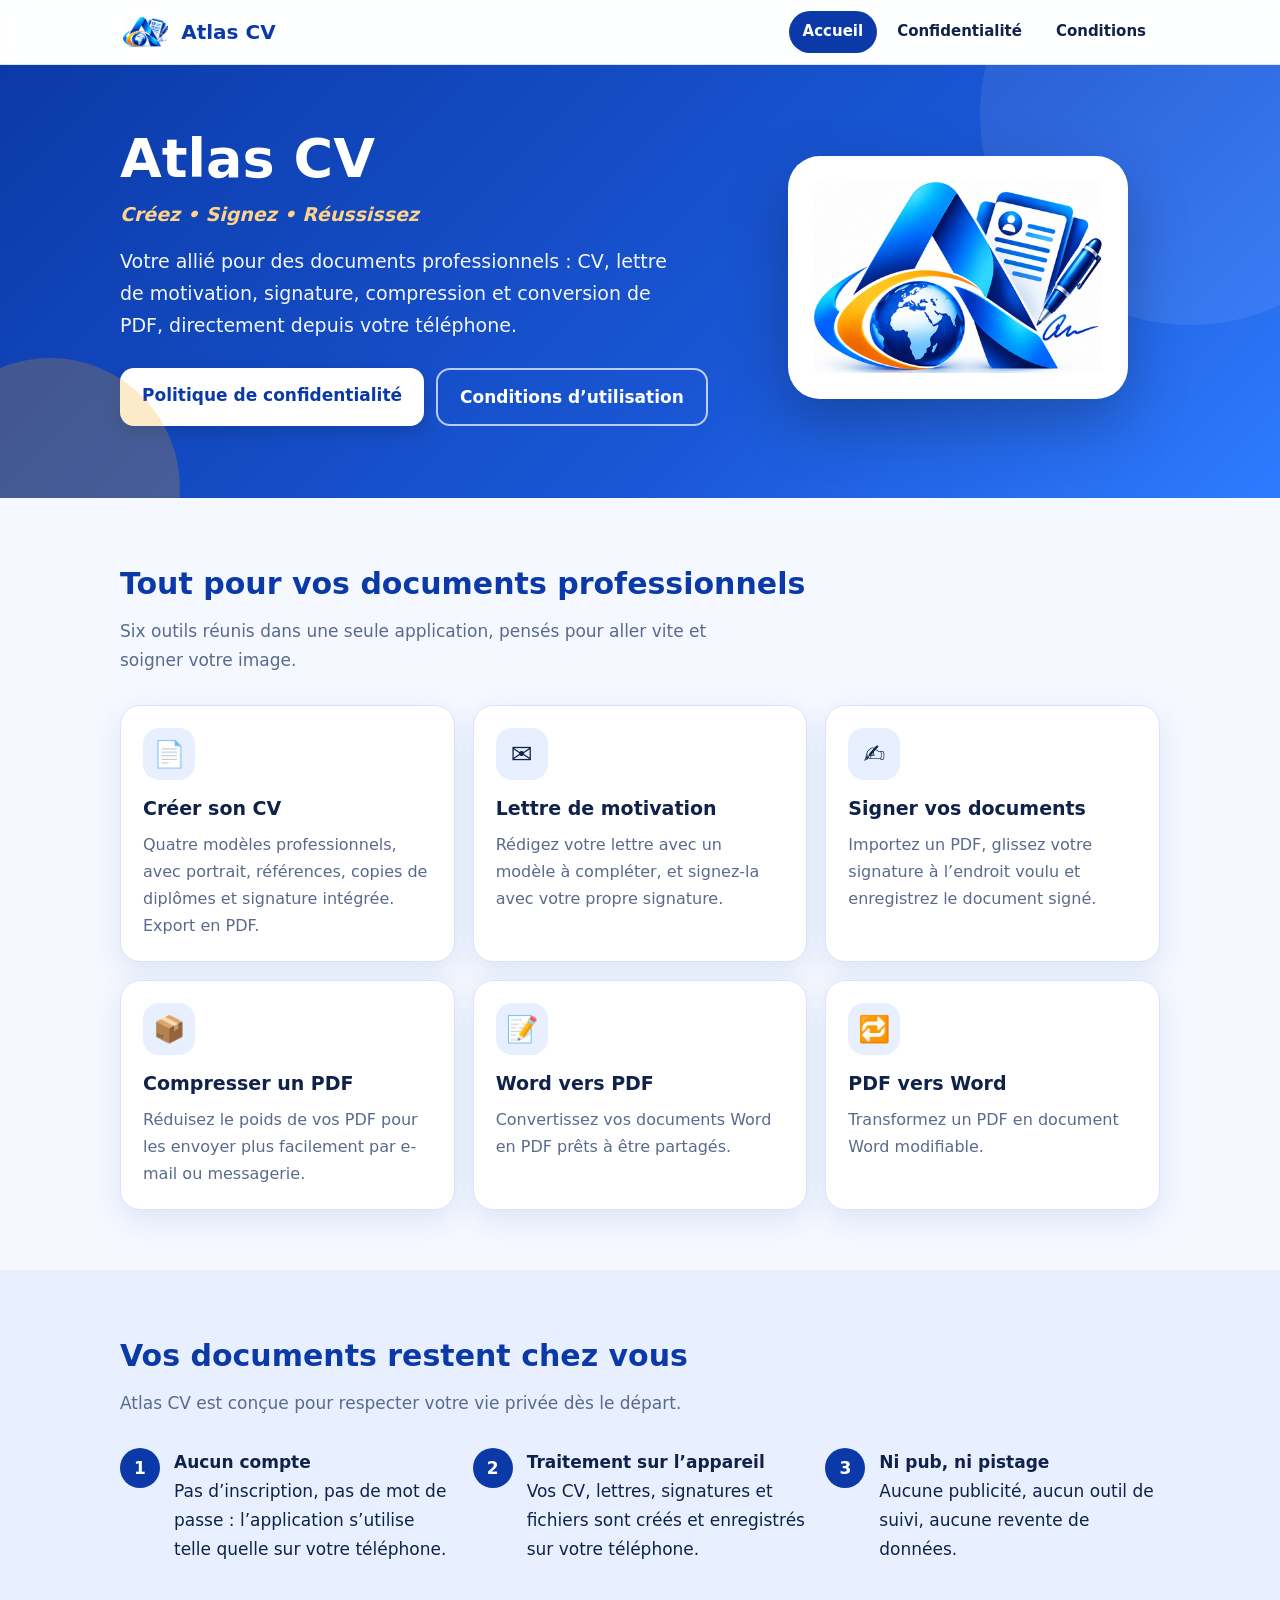
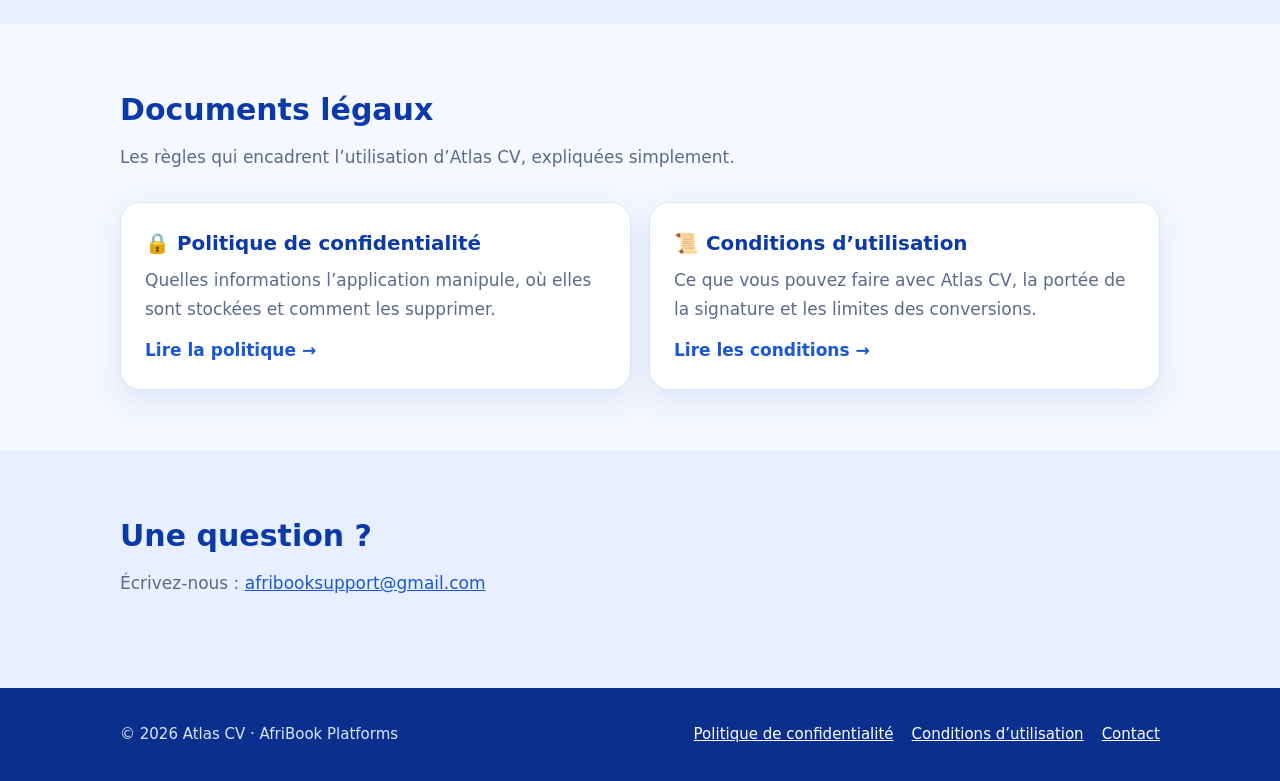
<file: index.html>
<!DOCTYPE html>
<html lang="fr"><head><meta charset="utf-8"><meta name="viewport" content="width=device-width,initial-scale=1">
<title>Atlas CV – Créez • Signez • Réussissez</title>
<meta name="description" content="Atlas CV : créez votre CV et votre lettre de motivation, signez vos documents, compressez et convertissez vos PDF. Sans compte, directement sur votre téléphone.">
<link rel="icon" href="assets/favicon.ico" sizes="any"><link rel="icon" type="image/png" href="assets/favicon.png"><link rel="apple-touch-icon" href="assets/apple-touch-icon.png">
<meta name="theme-color" content="#0b3aa8"><link rel="stylesheet" href="assets/style.css"></head><body>
<header class="nav"><div class="wrap"><a class="brand" href="index.html"><img src="assets/logo.png" alt="">Atlas CV</a><nav><a href="index.html" class=on>Accueil</a><a href="confidentialite.html">Confidentialité</a><a href="conditions.html">Conditions</a></nav></div></header>

<section class="hero"><div class="wrap"><div>
<h1>Atlas CV</h1><p class="tag">Créez • Signez • Réussissez</p>
<p class="lead">Votre allié pour des documents professionnels : CV, lettre de motivation, signature, compression et conversion de PDF, directement depuis votre téléphone.</p>
<div class="btns"><a class="btn" href="confidentialite.html">Politique de confidentialité</a><a class="btn o" href="conditions.html">Conditions d’utilisation</a></div>
</div><div class="badge"><img src="assets/logo.png" alt="Logo Atlas CV"></div></div></section>
<section class="blk"><div class="wrap"><h2>Tout pour vos documents professionnels</h2>
<p class="sub">Six outils réunis dans une seule application, pensés pour aller vite et soigner votre image.</p>
<div class="grid"><div class="card"><div class="ic">📄</div><h3>Créer son CV</h3><p>Quatre modèles professionnels, avec portrait, références, copies de diplômes et signature intégrée. Export en PDF.</p></div><div class="card"><div class="ic">✉️</div><h3>Lettre de motivation</h3><p>Rédigez votre lettre avec un modèle à compléter, et signez-la avec votre propre signature.</p></div><div class="card"><div class="ic">✍️</div><h3>Signer vos documents</h3><p>Importez un PDF, glissez votre signature à l’endroit voulu et enregistrez le document signé.</p></div><div class="card"><div class="ic">📦</div><h3>Compresser un PDF</h3><p>Réduisez le poids de vos PDF pour les envoyer plus facilement par e-mail ou messagerie.</p></div><div class="card"><div class="ic">📝</div><h3>Word vers PDF</h3><p>Convertissez vos documents Word en PDF prêts à être partagés.</p></div><div class="card"><div class="ic">🔁</div><h3>PDF vers Word</h3><p>Transformez un PDF en document Word modifiable.</p></div></div></div></section>
<section class="blk alt"><div class="wrap"><h2>Vos documents restent chez vous</h2>
<p class="sub">Atlas CV est conçue pour respecter votre vie privée dès le départ.</p>
<div class="pts">
<div class="pt"><span class="n">1</span><div><b>Aucun compte</b>Pas d’inscription, pas de mot de passe : l’application s’utilise telle quelle sur votre téléphone.</div></div>
<div class="pt"><span class="n">2</span><div><b>Traitement sur l’appareil</b>Vos CV, lettres, signatures et fichiers sont créés et enregistrés sur votre téléphone.</div></div>
<div class="pt"><span class="n">3</span><div><b>Ni pub, ni pistage</b>Aucune publicité, aucun outil de suivi, aucune revente de données.</div></div>
</div></div></section>
<section class="blk"><div class="wrap"><h2>Documents légaux</h2>
<p class="sub">Les règles qui encadrent l’utilisation d’Atlas CV, expliquées simplement.</p>
<div class="docs">
<a class="doc" href="confidentialite.html"><h3>🔒 Politique de confidentialité</h3><p>Quelles informations l’application manipule, où elles sont stockées et comment les supprimer.</p><span>Lire la politique →</span></a>
<a class="doc" href="conditions.html"><h3>📜 Conditions d’utilisation</h3><p>Ce que vous pouvez faire avec Atlas CV, la portée de la signature et les limites des conversions.</p><span>Lire les conditions →</span></a>
</div></div></section>
<section class="blk alt"><div class="wrap"><h2>Une question ?</h2><p class="sub">Écrivez-nous : <a href="mailto:afribooksupport@gmail.com">afribooksupport@gmail.com</a></p></div></section>
<footer><div class="wrap"><div>© 2026 Atlas CV · AfriBook Platforms</div>
<div class="links"><a href="confidentialite.html">Politique de confidentialité</a><a href="conditions.html">Conditions d’utilisation</a><a href="mailto:afribooksupport@gmail.com">Contact</a></div></div></footer>
<script src="assets/site.js"></script></body></html>
</file>
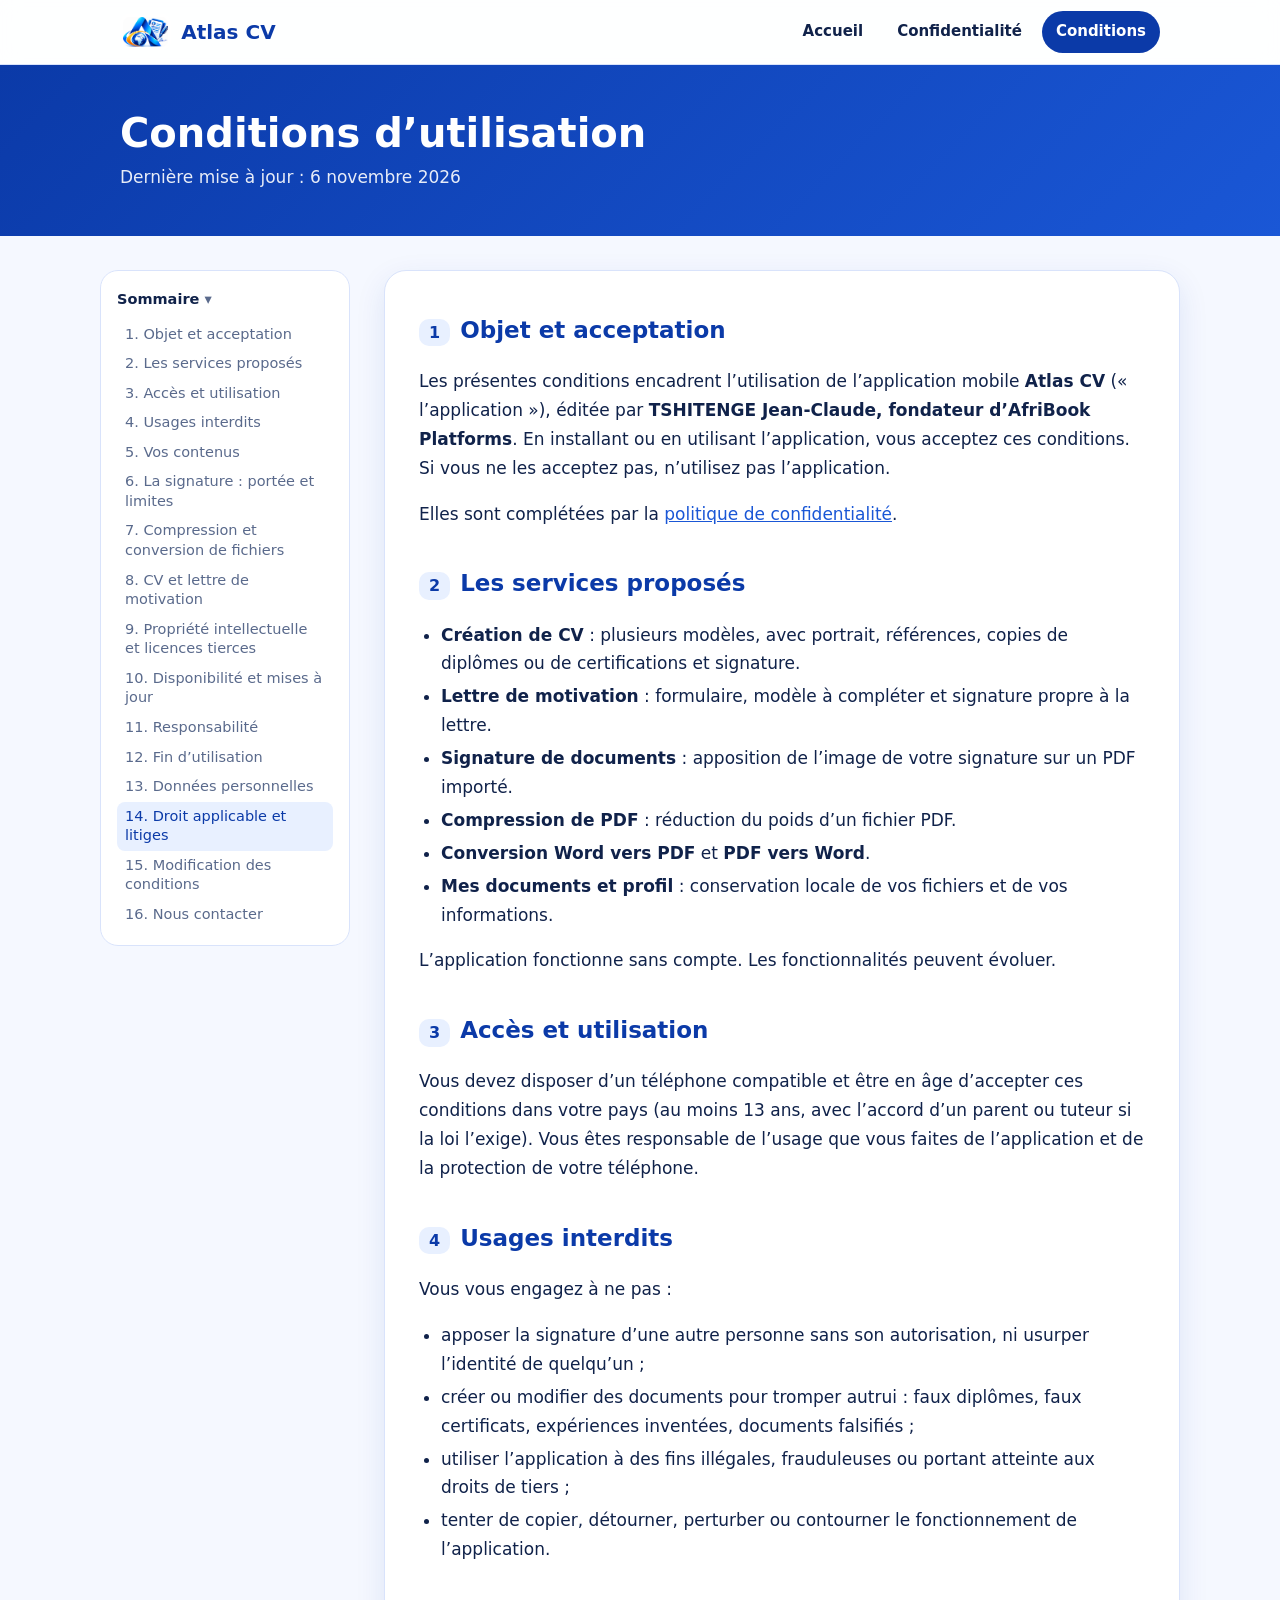
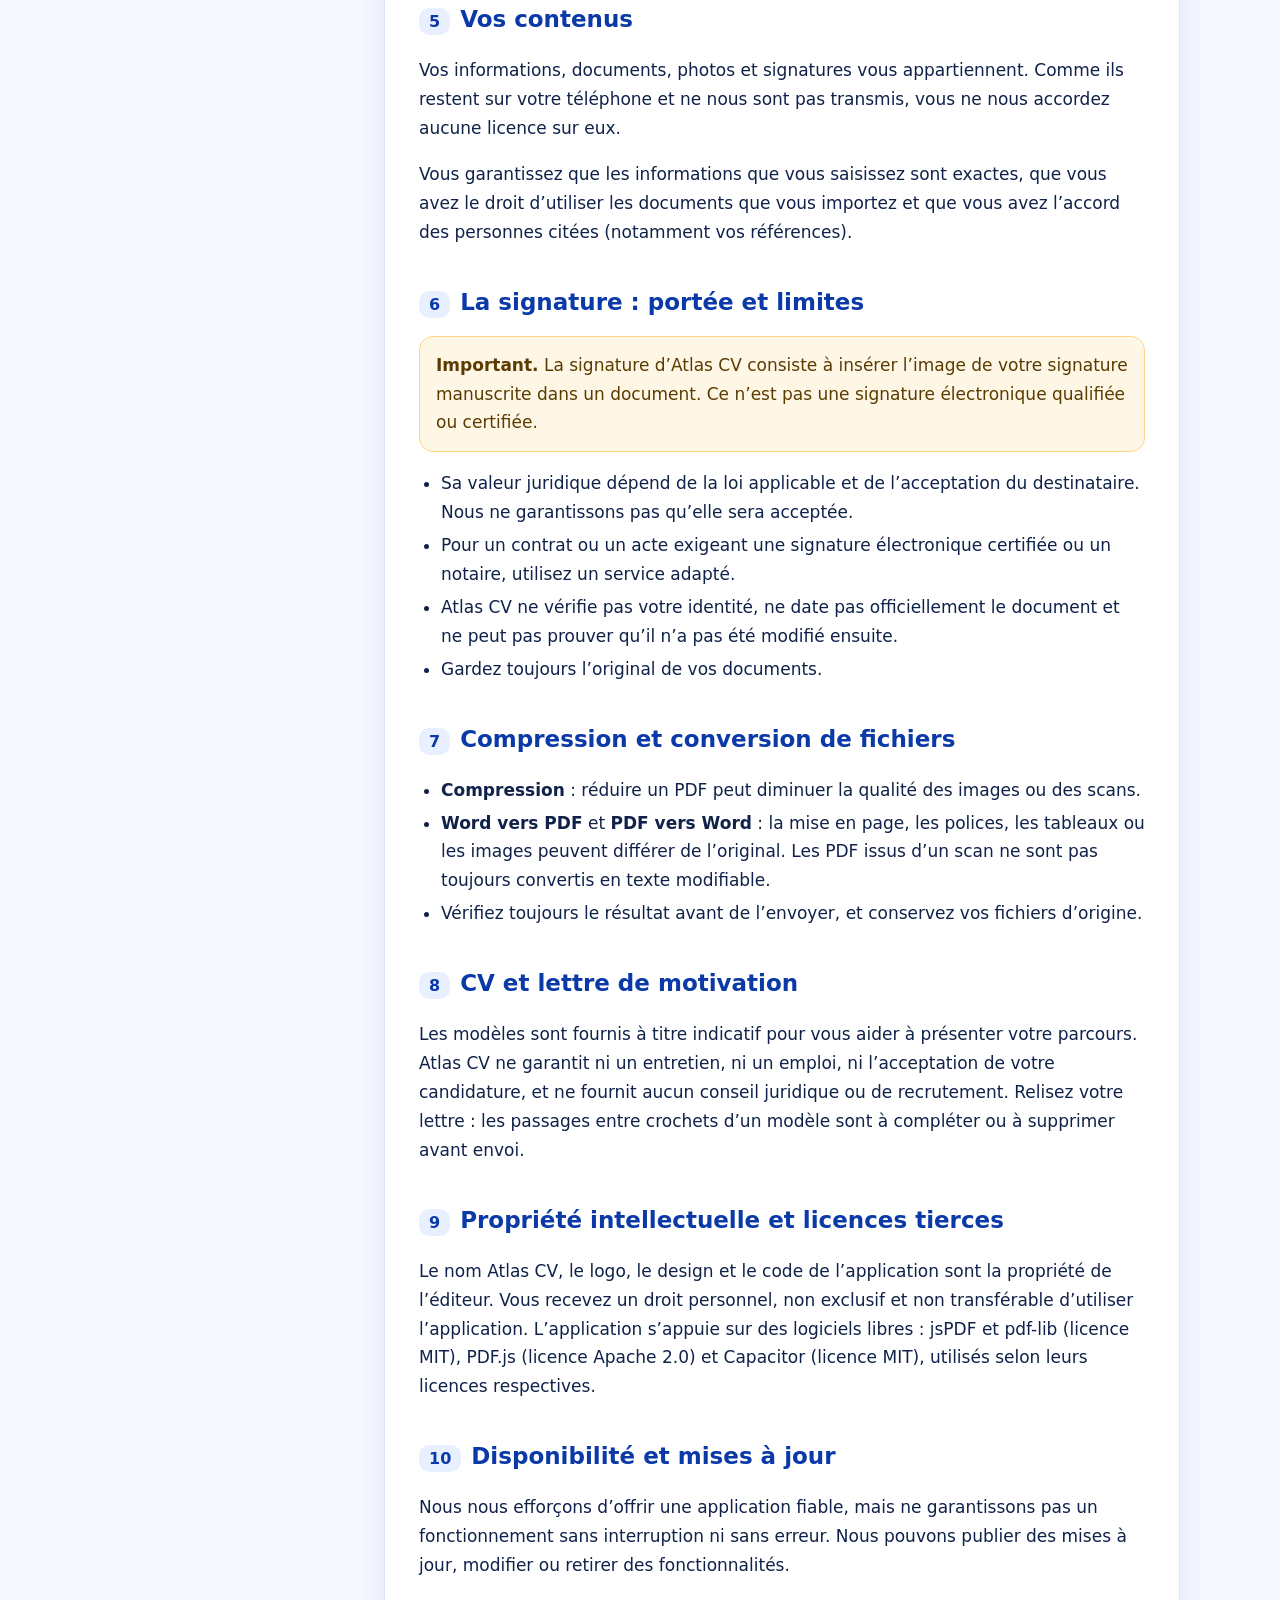
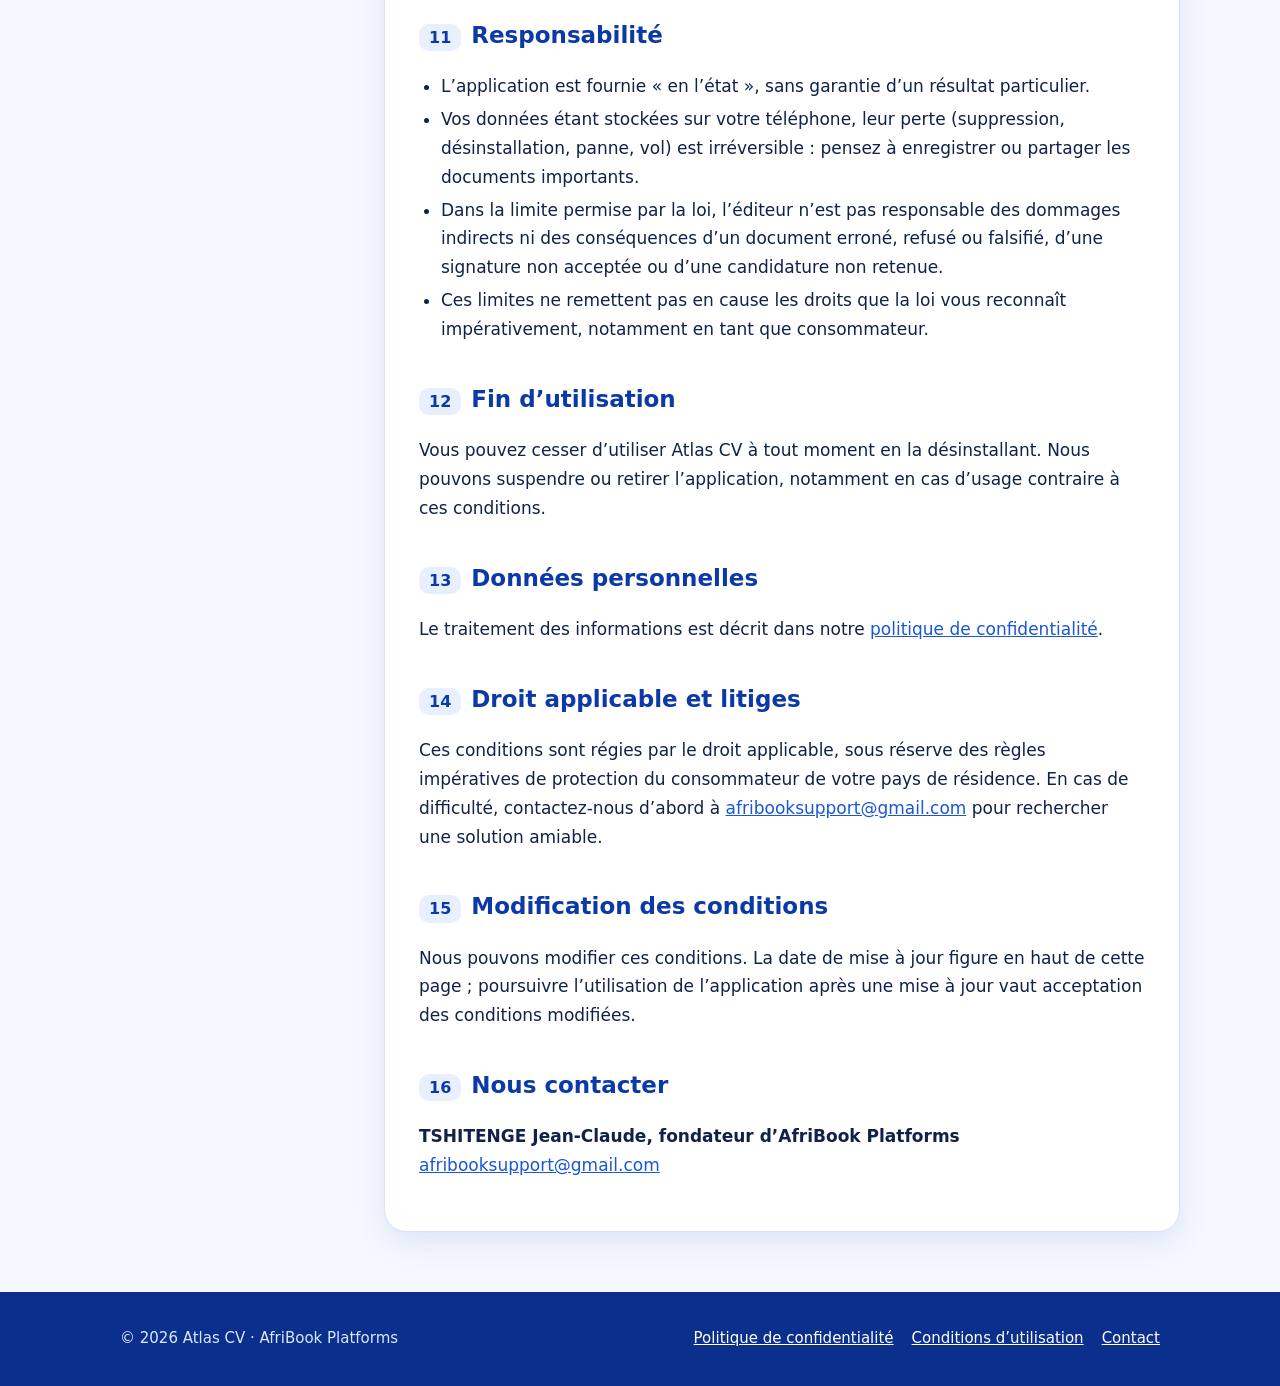
<file: conditions.html>
<!DOCTYPE html>
<html lang="fr"><head><meta charset="utf-8"><meta name="viewport" content="width=device-width,initial-scale=1">
<title>Conditions d’utilisation – Atlas CV</title>
<meta name="description" content="Conditions d’utilisation d’Atlas CV : services, usages autorisés, portée de la signature, limites des conversions et responsabilité.">
<link rel="icon" href="assets/favicon.ico" sizes="any"><link rel="icon" type="image/png" href="assets/favicon.png"><link rel="apple-touch-icon" href="assets/apple-touch-icon.png">
<meta name="theme-color" content="#0b3aa8"><link rel="stylesheet" href="assets/style.css"></head><body>
<header class="nav"><div class="wrap"><a class="brand" href="index.html"><img src="assets/logo.png" alt="">Atlas CV</a><nav><a href="index.html">Accueil</a><a href="confidentialite.html">Confidentialité</a><a href="conditions.html" class=on>Conditions</a></nav></div></header>
<section class="phead"><div class="wrap"><h1>Conditions d’utilisation</h1><p>Dernière mise à jour : 6 novembre 2026</p></div></section>
<div class="wrap layout"><aside><details class="toc" open><summary>Sommaire</summary><a href="#objet">1. Objet et acceptation</a><a href="#services">2. Les services proposés</a><a href="#acces">3. Accès et utilisation</a><a href="#usages">4. Usages interdits</a><a href="#contenus">5. Vos contenus</a><a href="#signature">6. La signature : portée et limites</a><a href="#conversions">7. Compression et conversion de fichiers</a><a href="#cv">8. CV et lettre de motivation</a><a href="#pi">9. Propriété intellectuelle et licences tierces</a><a href="#dispo">10. Disponibilité et mises à jour</a><a href="#resp">11. Responsabilité</a><a href="#fin">12. Fin d’utilisation</a><a href="#donnees">13. Données personnelles</a><a href="#droit">14. Droit applicable et litiges</a><a href="#modif">15. Modification des conditions</a><a href="#contact">16. Nous contacter</a></details></aside><article><h2 id="objet"><i>1</i>Objet et acceptation</h2><p>Les présentes conditions encadrent l’utilisation de l’application mobile <b>Atlas CV</b> (« l’application »), éditée par <b>TSHITENGE Jean-Claude, fondateur d’AfriBook Platforms</b>. En installant ou en utilisant l’application, vous acceptez ces conditions. Si vous ne les acceptez pas, n’utilisez pas l’application.</p><p>Elles sont complétées par la <a href="confidentialite.html">politique de confidentialité</a>.</p><h2 id="services"><i>2</i>Les services proposés</h2><ul><li><b>Création de CV</b> : plusieurs modèles, avec portrait, références, copies de diplômes ou de certifications et signature.</li><li><b>Lettre de motivation</b> : formulaire, modèle à compléter et signature propre à la lettre.</li><li><b>Signature de documents</b> : apposition de l’image de votre signature sur un PDF importé.</li><li><b>Compression de PDF</b> : réduction du poids d’un fichier PDF.</li><li><b>Conversion Word vers PDF</b> et <b>PDF vers Word</b>.</li><li><b>Mes documents et profil</b> : conservation locale de vos fichiers et de vos informations.</li></ul><p>L’application fonctionne sans compte. Les fonctionnalités peuvent évoluer.</p><h2 id="acces"><i>3</i>Accès et utilisation</h2><p>Vous devez disposer d’un téléphone compatible et être en âge d’accepter ces conditions dans votre pays (au moins 13 ans, avec l’accord d’un parent ou tuteur si la loi l’exige). Vous êtes responsable de l’usage que vous faites de l’application et de la protection de votre téléphone.</p><h2 id="usages"><i>4</i>Usages interdits</h2><p>Vous vous engagez à ne pas :</p><ul><li>apposer la signature d’une autre personne sans son autorisation, ni usurper l’identité de quelqu’un ;</li><li>créer ou modifier des documents pour tromper autrui : faux diplômes, faux certificats, expériences inventées, documents falsifiés ;</li><li>utiliser l’application à des fins illégales, frauduleuses ou portant atteinte aux droits de tiers ;</li><li>tenter de copier, détourner, perturber ou contourner le fonctionnement de l’application.</li></ul><h2 id="contenus"><i>5</i>Vos contenus</h2><p>Vos informations, documents, photos et signatures vous appartiennent. Comme ils restent sur votre téléphone et ne nous sont pas transmis, vous ne nous accordez aucune licence sur eux.</p><p>Vous garantissez que les informations que vous saisissez sont exactes, que vous avez le droit d’utiliser les documents que vous importez et que vous avez l’accord des personnes citées (notamment vos références).</p><h2 id="signature"><i>6</i>La signature : portée et limites</h2><div class="warn"><b>Important.</b> La signature d’Atlas CV consiste à insérer l’image de votre signature manuscrite dans un document. Ce n’est pas une signature électronique qualifiée ou certifiée.</div><ul><li>Sa valeur juridique dépend de la loi applicable et de l’acceptation du destinataire. Nous ne garantissons pas qu’elle sera acceptée.</li><li>Pour un contrat ou un acte exigeant une signature électronique certifiée ou un notaire, utilisez un service adapté.</li><li>Atlas CV ne vérifie pas votre identité, ne date pas officiellement le document et ne peut pas prouver qu’il n’a pas été modifié ensuite.</li><li>Gardez toujours l’original de vos documents.</li></ul><h2 id="conversions"><i>7</i>Compression et conversion de fichiers</h2><ul><li><b>Compression</b> : réduire un PDF peut diminuer la qualité des images ou des scans.</li><li><b>Word vers PDF</b> et <b>PDF vers Word</b> : la mise en page, les polices, les tableaux ou les images peuvent différer de l’original. Les PDF issus d’un scan ne sont pas toujours convertis en texte modifiable.</li><li>Vérifiez toujours le résultat avant de l’envoyer, et conservez vos fichiers d’origine.</li></ul><h2 id="cv"><i>8</i>CV et lettre de motivation</h2><p>Les modèles sont fournis à titre indicatif pour vous aider à présenter votre parcours. Atlas CV ne garantit ni un entretien, ni un emploi, ni l’acceptation de votre candidature, et ne fournit aucun conseil juridique ou de recrutement. Relisez votre lettre : les passages entre crochets d’un modèle sont à compléter ou à supprimer avant envoi.</p><h2 id="pi"><i>9</i>Propriété intellectuelle et licences tierces</h2><p>Le nom Atlas CV, le logo, le design et le code de l’application sont la propriété de l’éditeur. Vous recevez un droit personnel, non exclusif et non transférable d’utiliser l’application. L’application s’appuie sur des logiciels libres : jsPDF et pdf-lib (licence MIT), PDF.js (licence Apache 2.0) et Capacitor (licence MIT), utilisés selon leurs licences respectives.</p><h2 id="dispo"><i>10</i>Disponibilité et mises à jour</h2><p>Nous nous efforçons d’offrir une application fiable, mais ne garantissons pas un fonctionnement sans interruption ni sans erreur. Nous pouvons publier des mises à jour, modifier ou retirer des fonctionnalités.</p><h2 id="resp"><i>11</i>Responsabilité</h2><ul><li>L’application est fournie « en l’état », sans garantie d’un résultat particulier.</li><li>Vos données étant stockées sur votre téléphone, leur perte (suppression, désinstallation, panne, vol) est irréversible : pensez à enregistrer ou partager les documents importants.</li><li>Dans la limite permise par la loi, l’éditeur n’est pas responsable des dommages indirects ni des conséquences d’un document erroné, refusé ou falsifié, d’une signature non acceptée ou d’une candidature non retenue.</li><li>Ces limites ne remettent pas en cause les droits que la loi vous reconnaît impérativement, notamment en tant que consommateur.</li></ul><h2 id="fin"><i>12</i>Fin d’utilisation</h2><p>Vous pouvez cesser d’utiliser Atlas CV à tout moment en la désinstallant. Nous pouvons suspendre ou retirer l’application, notamment en cas d’usage contraire à ces conditions.</p><h2 id="donnees"><i>13</i>Données personnelles</h2><p>Le traitement des informations est décrit dans notre <a href="confidentialite.html">politique de confidentialité</a>.</p><h2 id="droit"><i>14</i>Droit applicable et litiges</h2><p>Ces conditions sont régies par le droit applicable, sous réserve des règles impératives de protection du consommateur de votre pays de résidence. En cas de difficulté, contactez-nous d’abord à <a href="mailto:afribooksupport@gmail.com">afribooksupport@gmail.com</a> pour rechercher une solution amiable.</p><h2 id="modif"><i>15</i>Modification des conditions</h2><p>Nous pouvons modifier ces conditions. La date de mise à jour figure en haut de cette page ; poursuivre l’utilisation de l’application après une mise à jour vaut acceptation des conditions modifiées.</p><h2 id="contact"><i>16</i>Nous contacter</h2><p><b>TSHITENGE Jean-Claude, fondateur d’AfriBook Platforms</b><br><a href="mailto:afribooksupport@gmail.com">afribooksupport@gmail.com</a></p></article></div>
<footer><div class="wrap"><div>© 2026 Atlas CV · AfriBook Platforms</div>
<div class="links"><a href="confidentialite.html">Politique de confidentialité</a><a href="conditions.html">Conditions d’utilisation</a><a href="mailto:afribooksupport@gmail.com">Contact</a></div></div></footer>
<script src="assets/site.js"></script></body></html>
</file>
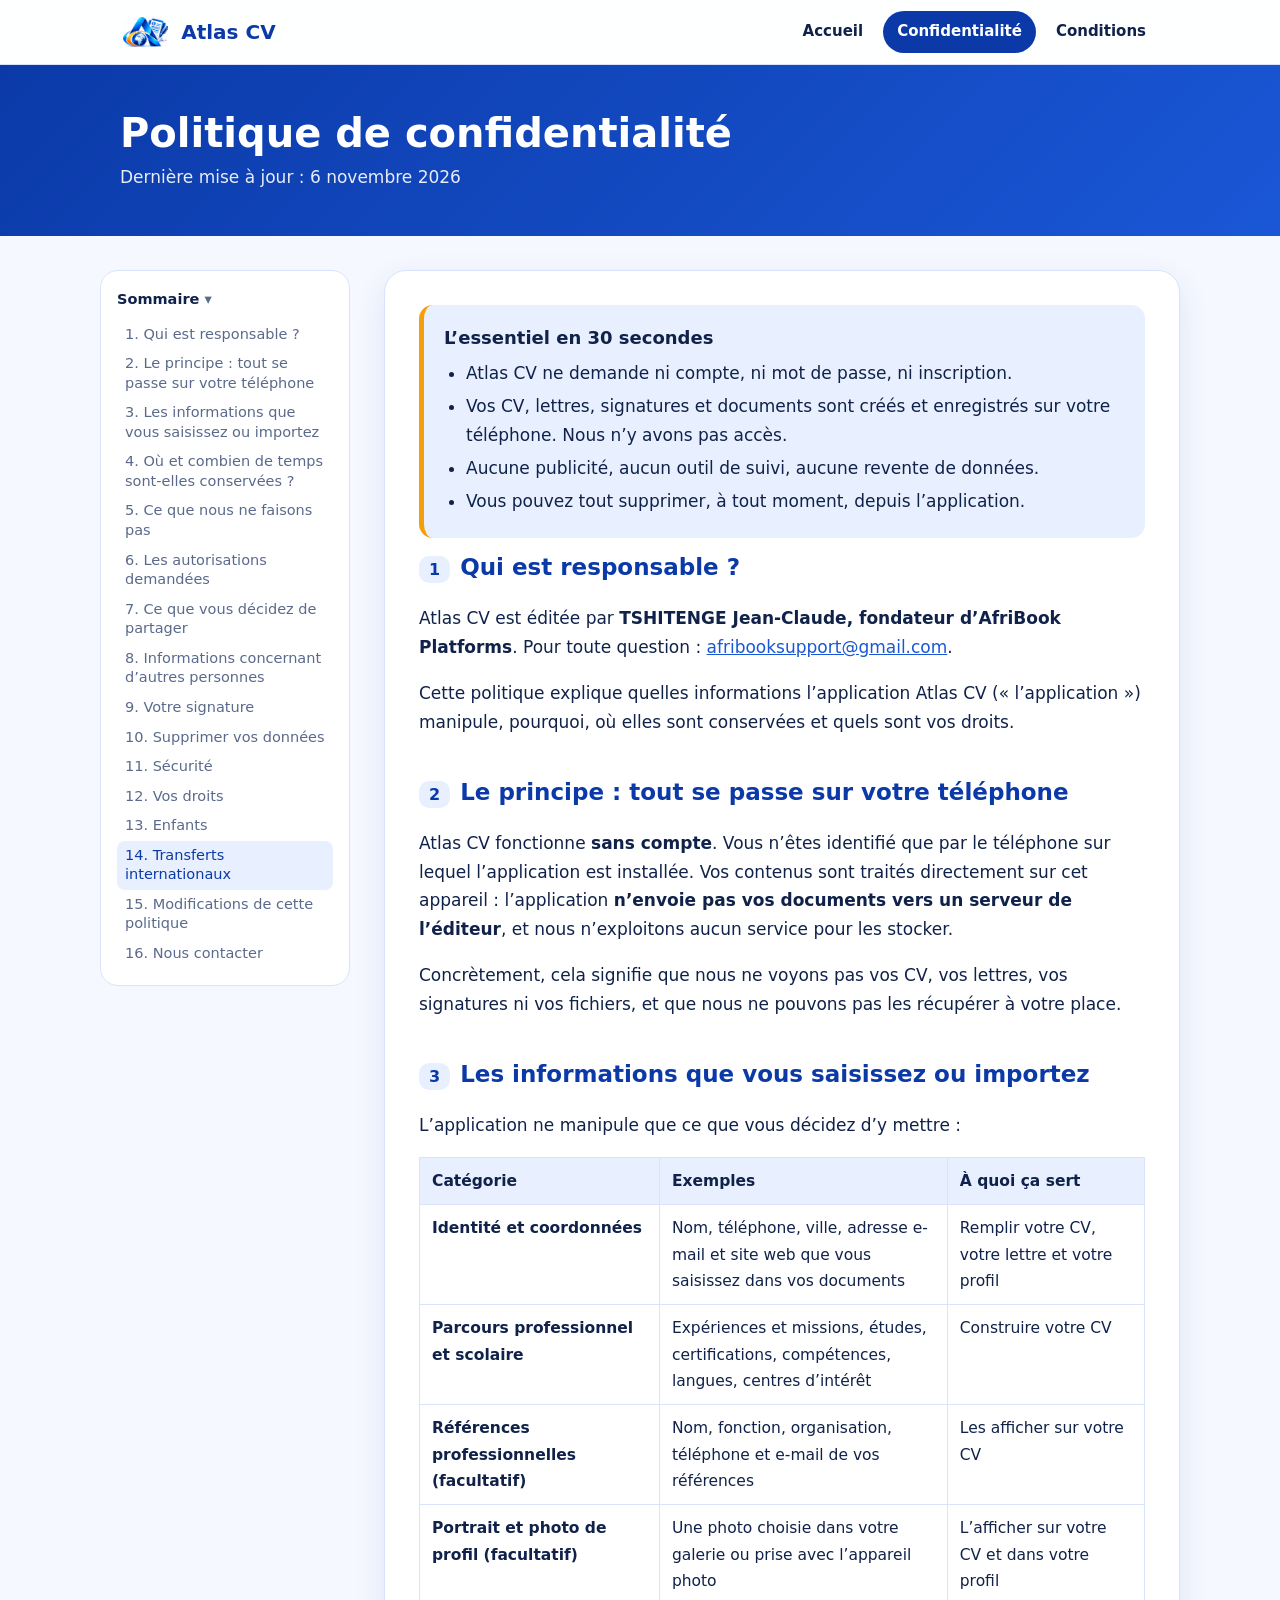
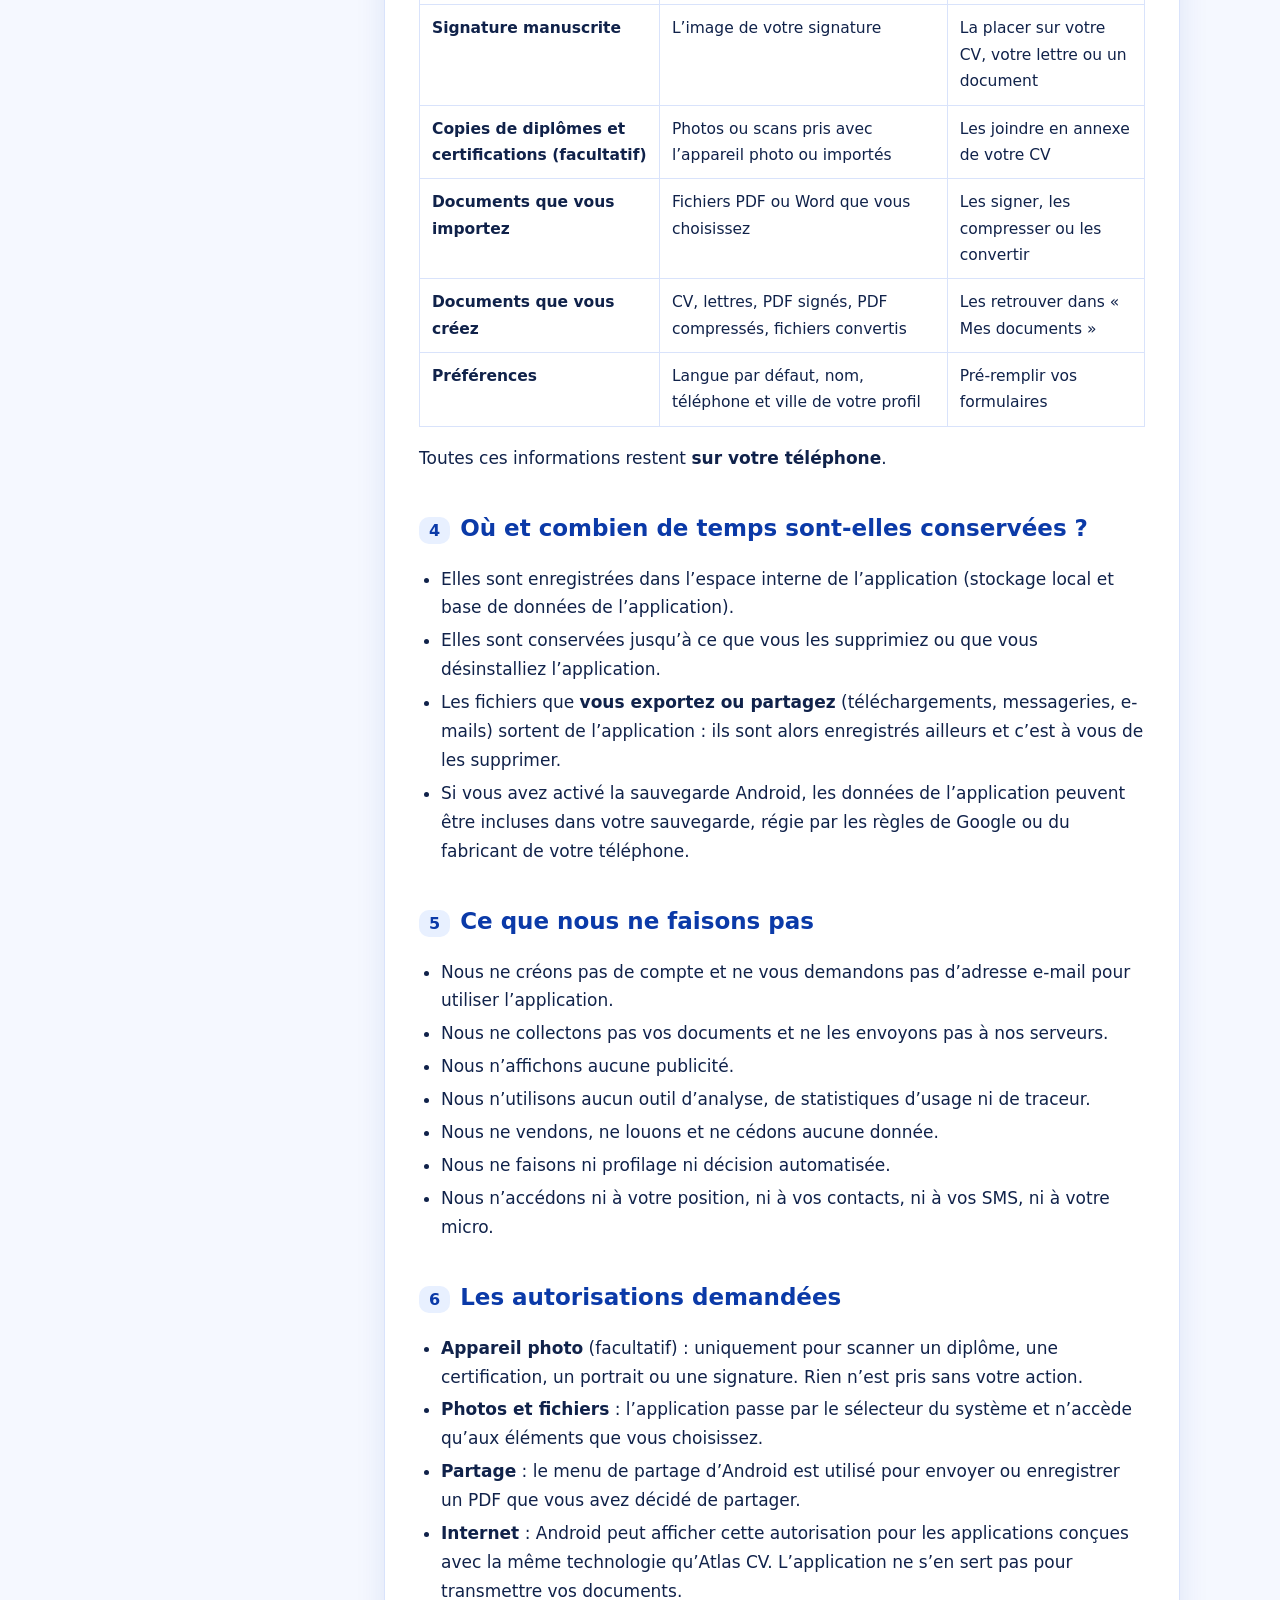
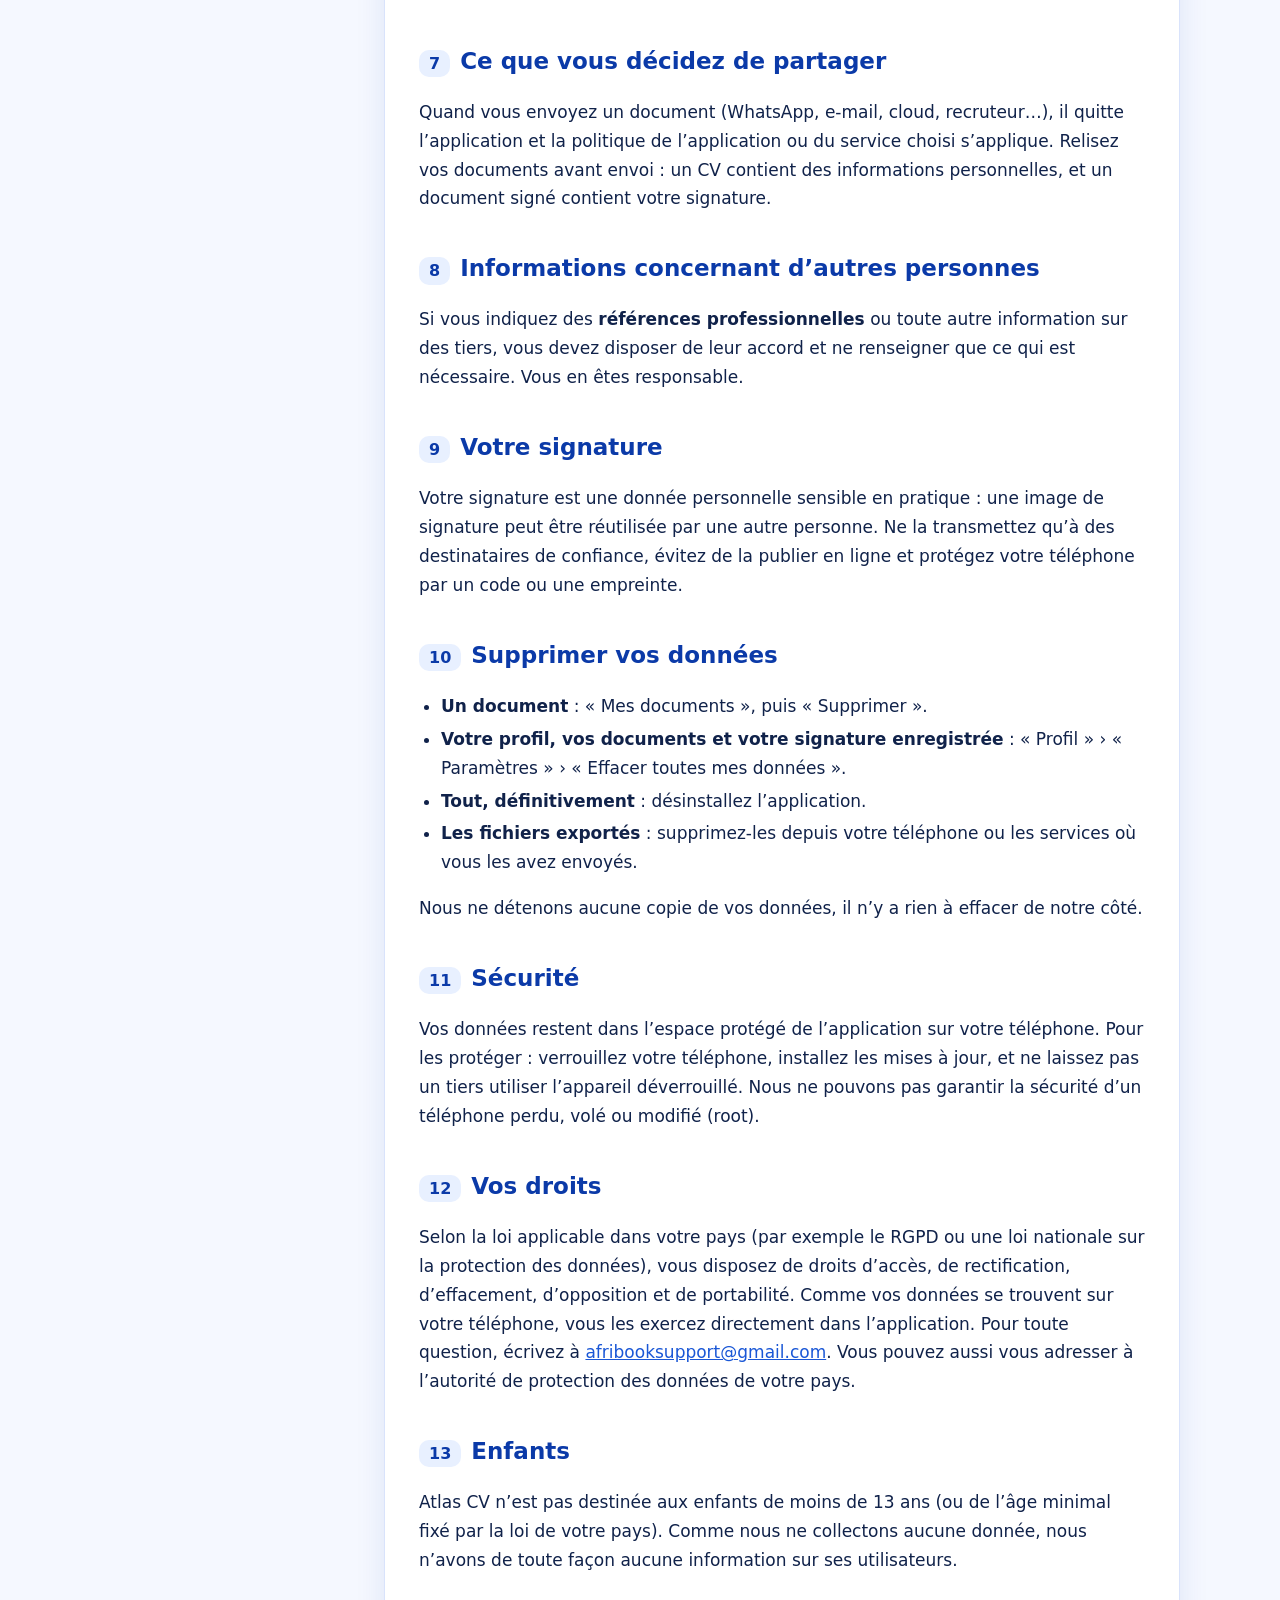
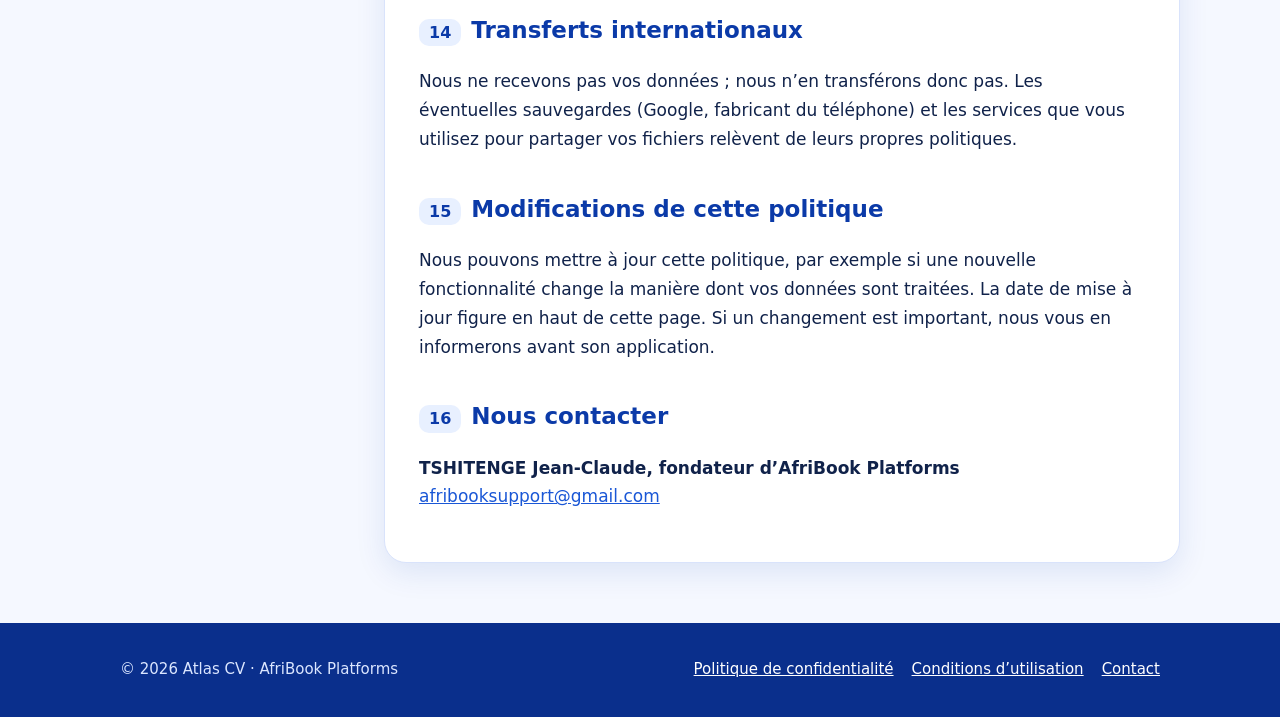
<file: confidentialite.html>
<!DOCTYPE html>
<html lang="fr"><head><meta charset="utf-8"><meta name="viewport" content="width=device-width,initial-scale=1">
<title>Politique de confidentialité – Atlas CV</title>
<meta name="description" content="Politique de confidentialité d’Atlas CV : aucune collecte de vos documents, traitement sur votre téléphone, suppression à tout moment.">
<link rel="icon" href="assets/favicon.ico" sizes="any"><link rel="icon" type="image/png" href="assets/favicon.png"><link rel="apple-touch-icon" href="assets/apple-touch-icon.png">
<meta name="theme-color" content="#0b3aa8"><link rel="stylesheet" href="assets/style.css"></head><body>
<header class="nav"><div class="wrap"><a class="brand" href="index.html"><img src="assets/logo.png" alt="">Atlas CV</a><nav><a href="index.html">Accueil</a><a href="confidentialite.html" class=on>Confidentialité</a><a href="conditions.html">Conditions</a></nav></div></header>
<section class="phead"><div class="wrap"><h1>Politique de confidentialité</h1><p>Dernière mise à jour : 6 novembre 2026</p></div></section>
<div class="wrap layout"><aside><details class="toc" open><summary>Sommaire</summary><a href="#editeur">1. Qui est responsable ?</a><a href="#principe">2. Le principe : tout se passe sur votre téléphone</a><a href="#donnees">3. Les informations que vous saisissez ou importez</a><a href="#stockage">4. Où et combien de temps sont-elles conservées ?</a><a href="#jamais">5. Ce que nous ne faisons pas</a><a href="#permissions">6. Les autorisations demandées</a><a href="#partage">7. Ce que vous décidez de partager</a><a href="#tiers">8. Informations concernant d’autres personnes</a><a href="#signature">9. Votre signature</a><a href="#suppression">10. Supprimer vos données</a><a href="#securite">11. Sécurité</a><a href="#droits">12. Vos droits</a><a href="#enfants">13. Enfants</a><a href="#transferts">14. Transferts internationaux</a><a href="#modif">15. Modifications de cette politique</a><a href="#contact">16. Nous contacter</a></details></aside><article><div class="callout"><b>L’essentiel en 30 secondes</b><ul>
<li>Atlas CV ne demande ni compte, ni mot de passe, ni inscription.</li>
<li>Vos CV, lettres, signatures et documents sont créés et enregistrés sur votre téléphone. Nous n’y avons pas accès.</li>
<li>Aucune publicité, aucun outil de suivi, aucune revente de données.</li>
<li>Vous pouvez tout supprimer, à tout moment, depuis l’application.</li></ul></div><h2 id="editeur"><i>1</i>Qui est responsable ?</h2><p>Atlas CV est éditée par <b>TSHITENGE Jean-Claude, fondateur d’AfriBook Platforms</b>. Pour toute question : <a href="mailto:afribooksupport@gmail.com">afribooksupport@gmail.com</a>.</p><p>Cette politique explique quelles informations l’application Atlas CV (« l’application ») manipule, pourquoi, où elles sont conservées et quels sont vos droits.</p><h2 id="principe"><i>2</i>Le principe : tout se passe sur votre téléphone</h2><p>Atlas CV fonctionne <b>sans compte</b>. Vous n’êtes identifié que par le téléphone sur lequel l’application est installée. Vos contenus sont traités directement sur cet appareil : l’application <b>n’envoie pas vos documents vers un serveur de l’éditeur</b>, et nous n’exploitons aucun service pour les stocker.</p><p>Concrètement, cela signifie que nous ne voyons pas vos CV, vos lettres, vos signatures ni vos fichiers, et que nous ne pouvons pas les récupérer à votre place.</p><h2 id="donnees"><i>3</i>Les informations que vous saisissez ou importez</h2><p>L’application ne manipule que ce que vous décidez d’y mettre :</p><div class="tw"><table><tr><th>Catégorie</th><th>Exemples</th><th>À quoi ça sert</th></tr><tr><td><b>Identité et coordonnées</b></td><td>Nom, téléphone, ville, adresse e-mail et site web que vous saisissez dans vos documents</td><td>Remplir votre CV, votre lettre et votre profil</td></tr><tr><td><b>Parcours professionnel et scolaire</b></td><td>Expériences et missions, études, certifications, compétences, langues, centres d’intérêt</td><td>Construire votre CV</td></tr><tr><td><b>Références professionnelles (facultatif)</b></td><td>Nom, fonction, organisation, téléphone et e-mail de vos références</td><td>Les afficher sur votre CV</td></tr><tr><td><b>Portrait et photo de profil (facultatif)</b></td><td>Une photo choisie dans votre galerie ou prise avec l’appareil photo</td><td>L’afficher sur votre CV et dans votre profil</td></tr><tr><td><b>Signature manuscrite</b></td><td>L’image de votre signature</td><td>La placer sur votre CV, votre lettre ou un document</td></tr><tr><td><b>Copies de diplômes et certifications (facultatif)</b></td><td>Photos ou scans pris avec l’appareil photo ou importés</td><td>Les joindre en annexe de votre CV</td></tr><tr><td><b>Documents que vous importez</b></td><td>Fichiers PDF ou Word que vous choisissez</td><td>Les signer, les compresser ou les convertir</td></tr><tr><td><b>Documents que vous créez</b></td><td>CV, lettres, PDF signés, PDF compressés, fichiers convertis</td><td>Les retrouver dans « Mes documents »</td></tr><tr><td><b>Préférences</b></td><td>Langue par défaut, nom, téléphone et ville de votre profil</td><td>Pré-remplir vos formulaires</td></tr></table></div><p>Toutes ces informations restent <b>sur votre téléphone</b>.</p><h2 id="stockage"><i>4</i>Où et combien de temps sont-elles conservées ?</h2><ul><li>Elles sont enregistrées dans l’espace interne de l’application (stockage local et base de données de l’application).</li><li>Elles sont conservées jusqu’à ce que vous les supprimiez ou que vous désinstalliez l’application.</li><li>Les fichiers que <b>vous exportez ou partagez</b> (téléchargements, messageries, e-mails) sortent de l’application : ils sont alors enregistrés ailleurs et c’est à vous de les supprimer.</li><li>Si vous avez activé la sauvegarde Android, les données de l’application peuvent être incluses dans votre sauvegarde, régie par les règles de Google ou du fabricant de votre téléphone.</li></ul><h2 id="jamais"><i>5</i>Ce que nous ne faisons pas</h2><ul><li>Nous ne créons pas de compte et ne vous demandons pas d’adresse e-mail pour utiliser l’application.</li><li>Nous ne collectons pas vos documents et ne les envoyons pas à nos serveurs.</li><li>Nous n’affichons aucune publicité.</li><li>Nous n’utilisons aucun outil d’analyse, de statistiques d’usage ni de traceur.</li><li>Nous ne vendons, ne louons et ne cédons aucune donnée.</li><li>Nous ne faisons ni profilage ni décision automatisée.</li><li>Nous n’accédons ni à votre position, ni à vos contacts, ni à vos SMS, ni à votre micro.</li></ul><h2 id="permissions"><i>6</i>Les autorisations demandées</h2><ul><li><b>Appareil photo</b> (facultatif) : uniquement pour scanner un diplôme, une certification, un portrait ou une signature. Rien n’est pris sans votre action.</li><li><b>Photos et fichiers</b> : l’application passe par le sélecteur du système et n’accède qu’aux éléments que vous choisissez.</li><li><b>Partage</b> : le menu de partage d’Android est utilisé pour envoyer ou enregistrer un PDF que vous avez décidé de partager.</li><li><b>Internet</b> : Android peut afficher cette autorisation pour les applications conçues avec la même technologie qu’Atlas CV. L’application ne s’en sert pas pour transmettre vos documents.</li></ul><h2 id="partage"><i>7</i>Ce que vous décidez de partager</h2><p>Quand vous envoyez un document (WhatsApp, e-mail, cloud, recruteur…), il quitte l’application et la politique de l’application ou du service choisi s’applique. Relisez vos documents avant envoi : un CV contient des informations personnelles, et un document signé contient votre signature.</p><h2 id="tiers"><i>8</i>Informations concernant d’autres personnes</h2><p>Si vous indiquez des <b>références professionnelles</b> ou toute autre information sur des tiers, vous devez disposer de leur accord et ne renseigner que ce qui est nécessaire. Vous en êtes responsable.</p><h2 id="signature"><i>9</i>Votre signature</h2><p>Votre signature est une donnée personnelle sensible en pratique : une image de signature peut être réutilisée par une autre personne. Ne la transmettez qu’à des destinataires de confiance, évitez de la publier en ligne et protégez votre téléphone par un code ou une empreinte.</p><h2 id="suppression"><i>10</i>Supprimer vos données</h2><ul><li><b>Un document</b> : « Mes documents », puis « Supprimer ».</li><li><b>Votre profil, vos documents et votre signature enregistrée</b> : « Profil » › « Paramètres » › « Effacer toutes mes données ».</li><li><b>Tout, définitivement</b> : désinstallez l’application.</li><li><b>Les fichiers exportés</b> : supprimez-les depuis votre téléphone ou les services où vous les avez envoyés.</li></ul><p>Nous ne détenons aucune copie de vos données, il n’y a rien à effacer de notre côté.</p><h2 id="securite"><i>11</i>Sécurité</h2><p>Vos données restent dans l’espace protégé de l’application sur votre téléphone. Pour les protéger : verrouillez votre téléphone, installez les mises à jour, et ne laissez pas un tiers utiliser l’appareil déverrouillé. Nous ne pouvons pas garantir la sécurité d’un téléphone perdu, volé ou modifié (root).</p><h2 id="droits"><i>12</i>Vos droits</h2><p>Selon la loi applicable dans votre pays (par exemple le RGPD ou une loi nationale sur la protection des données), vous disposez de droits d’accès, de rectification, d’effacement, d’opposition et de portabilité. Comme vos données se trouvent sur votre téléphone, vous les exercez directement dans l’application. Pour toute question, écrivez à <a href="mailto:afribooksupport@gmail.com">afribooksupport@gmail.com</a>. Vous pouvez aussi vous adresser à l’autorité de protection des données de votre pays.</p><h2 id="enfants"><i>13</i>Enfants</h2><p>Atlas CV n’est pas destinée aux enfants de moins de 13 ans (ou de l’âge minimal fixé par la loi de votre pays). Comme nous ne collectons aucune donnée, nous n’avons de toute façon aucune information sur ses utilisateurs.</p><h2 id="transferts"><i>14</i>Transferts internationaux</h2><p>Nous ne recevons pas vos données ; nous n’en transférons donc pas. Les éventuelles sauvegardes (Google, fabricant du téléphone) et les services que vous utilisez pour partager vos fichiers relèvent de leurs propres politiques.</p><h2 id="modif"><i>15</i>Modifications de cette politique</h2><p>Nous pouvons mettre à jour cette politique, par exemple si une nouvelle fonctionnalité change la manière dont vos données sont traitées. La date de mise à jour figure en haut de cette page. Si un changement est important, nous vous en informerons avant son application.</p><h2 id="contact"><i>16</i>Nous contacter</h2><p><b>TSHITENGE Jean-Claude, fondateur d’AfriBook Platforms</b><br><a href="mailto:afribooksupport@gmail.com">afribooksupport@gmail.com</a></p></article></div>
<footer><div class="wrap"><div>© 2026 Atlas CV · AfriBook Platforms</div>
<div class="links"><a href="confidentialite.html">Politique de confidentialité</a><a href="conditions.html">Conditions d’utilisation</a><a href="mailto:afribooksupport@gmail.com">Contact</a></div></div></footer>
<script src="assets/site.js"></script></body></html>
</file>
<file: assets/style.css>
:root{--blue:#0b3aa8;--blue2:#1a57d6;--sky:#e8f0ff;--orange:#f59e0b;--tx:#10224a;--mu:#5a6a8c;--bg:#f5f8ff;--card:#fff;--bd:#d9e3fb;--sh:0 10px 30px rgba(11,58,168,.10);color-scheme:light}
@media(prefers-color-scheme:dark){:root{--tx:#e8eeff;--mu:#a3b1d4;--bg:#0c1426;--card:#142040;--bd:#26365f;--sky:#18284d;--sh:0 10px 30px rgba(0,0,0,.35);color-scheme:dark}}
*{box-sizing:border-box}html{scroll-behavior:smooth;scroll-padding-top:84px}
body{margin:0;background:var(--bg);color:var(--tx);font:17px/1.7 system-ui,-apple-system,"Segoe UI",Roboto,Helvetica,Arial,sans-serif}
a{color:var(--blue2)}@media(prefers-color-scheme:dark){a{color:#7fb0ff}}
.wrap{max-width:1080px;margin:0 auto;padding:0 20px}
header.nav{position:sticky;top:0;z-index:20;background:color-mix(in srgb,var(--card) 88%,transparent);backdrop-filter:blur(10px);border-bottom:1px solid var(--bd)}
.nav .wrap{display:flex;align-items:center;gap:16px;height:64px}
.brand{display:flex;align-items:center;gap:10px;text-decoration:none;color:var(--blue);font-weight:800;font-size:20px}
@media(prefers-color-scheme:dark){.brand{color:#fff}}
.brand img{height:36px;width:auto;background:#fff;border-radius:10px;padding:3px}
.nav nav{margin-left:auto;display:flex;gap:6px;flex-wrap:wrap}
.nav nav a{padding:8px 14px;border-radius:999px;text-decoration:none;color:var(--tx);font-size:15px;font-weight:600}
.nav nav a:hover{background:var(--sky)}.nav nav a.on{background:var(--blue);color:#fff}
.hero{background:linear-gradient(135deg,#0b3aa8 0%,#1a57d6 62%,#2f7bff 100%);color:#fff;position:relative;overflow:hidden}
.hero:before,.hero:after{content:"";position:absolute;border-radius:50%;background:rgba(255,255,255,.08)}
.hero:before{width:420px;height:420px;right:-120px;top:-160px}.hero:after{width:260px;height:260px;left:-80px;bottom:-120px;background:rgba(245,158,11,.22)}
.hero .wrap{position:relative;display:grid;grid-template-columns:1.2fr .8fr;gap:30px;align-items:center;padding-top:64px;padding-bottom:72px}
.hero h1{font-size:clamp(34px,5vw,54px);line-height:1.1;margin:0 0 10px}.hero .tag{font-style:italic;font-weight:700;color:#ffd48a;margin:0 0 14px;font-size:19px}
.hero p.lead{font-size:19px;opacity:.95;margin:0 0 26px;max-width:560px}
.badge{background:#fff;border-radius:32px;padding:26px;box-shadow:0 24px 60px rgba(0,0,0,.25);justify-self:center;max-width:340px;width:100%}.badge img{width:100%;display:block}
.btns{display:flex;gap:12px;flex-wrap:wrap}
.btn{display:inline-block;padding:13px 22px;border-radius:14px;font-weight:700;text-decoration:none;background:#fff;color:var(--blue);box-shadow:0 6px 18px rgba(0,0,0,.15)}
.btn.o{background:transparent;color:#fff;border:2px solid rgba(255,255,255,.7);box-shadow:none}
.btn:hover{transform:translateY(-1px)}
section.blk{padding:60px 0}.blk h2{font-size:30px;margin:0 0 8px;color:var(--blue)}@media(prefers-color-scheme:dark){.blk h2{color:#fff}}
.blk .sub{color:var(--mu);margin:0 0 30px;max-width:640px}
.grid{display:grid;grid-template-columns:repeat(auto-fit,minmax(290px,1fr));gap:18px}
.card{background:var(--card);border:1px solid var(--bd);border-radius:20px;padding:22px;box-shadow:var(--sh)}
.card .ic{width:52px;height:52px;border-radius:16px;background:var(--sky);display:flex;align-items:center;justify-content:center;font-size:26px;margin-bottom:12px}
.card h3{margin:0 0 6px;font-size:19px}.card p{margin:0;color:var(--mu);font-size:16px}
.alt{background:var(--sky)}
.pts{display:grid;grid-template-columns:repeat(auto-fit,minmax(240px,1fr));gap:18px}
.pt{display:flex;gap:14px}.pt b{display:block}.pt span.n{flex:none;width:40px;height:40px;border-radius:50%;background:var(--blue);color:#fff;display:flex;align-items:center;justify-content:center;font-weight:800}
.docs{display:grid;grid-template-columns:repeat(auto-fit,minmax(300px,1fr));gap:18px}
a.doc{display:block;text-decoration:none;color:inherit;background:var(--card);border:1px solid var(--bd);border-radius:20px;padding:24px;box-shadow:var(--sh);transition:.15s}
a.doc:hover{transform:translateY(-3px);border-color:var(--blue2)}a.doc h3{margin:0 0 6px;color:var(--blue)}@media(prefers-color-scheme:dark){a.doc h3{color:#fff}}
a.doc p{margin:0 0 12px;color:var(--mu)}a.doc span{font-weight:700;color:var(--blue2)}
.phead{background:linear-gradient(135deg,#0b3aa8,#1a57d6);color:#fff;padding:44px 0}
.phead h1{margin:0 0 6px;font-size:clamp(28px,4vw,40px);line-height:1.2}.phead p{margin:0;opacity:.9}
.layout{display:grid;grid-template-columns:250px 1fr;gap:34px;padding:34px 0 60px;align-items:start}
.toc{position:sticky;top:84px;background:var(--card);border:1px solid var(--bd);border-radius:18px;padding:16px;font-size:14.5px;max-height:calc(100vh - 110px);overflow:auto}
.toc summary{font-weight:700;cursor:pointer;margin-bottom:8px;list-style:none}.toc summary::-webkit-details-marker{display:none}.toc summary:after{content:" ▾";color:var(--mu)}.toc a{display:block;padding:5px 8px;border-radius:8px;text-decoration:none;color:var(--mu);line-height:1.35}
.toc a:hover,.toc a.on{background:var(--sky);color:var(--blue)}@media(prefers-color-scheme:dark){.toc a:hover,.toc a.on{color:#fff}}
article{background:var(--card);border:1px solid var(--bd);border-radius:22px;padding:34px;box-shadow:var(--sh);min-width:0}
article h2{font-size:23px;margin:36px 0 10px;color:var(--blue);display:flex;gap:10px;align-items:baseline}@media(prefers-color-scheme:dark){article h2{color:#fff}}
article h2:first-of-type{margin-top:6px}article h2 i{font-style:normal;flex:none;background:var(--sky);color:var(--blue);border-radius:10px;padding:0 10px;font-size:16px}
@media(prefers-color-scheme:dark){article h2 i{color:#fff}}
article h3{font-size:18px;margin:22px 0 6px}
article ul{padding-left:22px}article li{margin:4px 0}
.callout{background:var(--sky);border-left:5px solid var(--orange);border-radius:14px;padding:18px 20px;margin:0 0 10px}
.callout b{display:block;margin-bottom:6px;font-size:18px}.callout ul{margin:0}
.warn{background:#fff7e6;border:1px solid #ffd48a;color:#5b3b00;border-radius:14px;padding:14px 16px;margin:14px 0}
@media(prefers-color-scheme:dark){.warn{background:#3a2a08;border-color:#7a5712;color:#ffe3a8}}
.tw{overflow-x:auto;margin:12px 0}table{border-collapse:collapse;width:100%;min-width:560px;font-size:15.5px}
th,td{border:1px solid var(--bd);padding:10px 12px;text-align:left;vertical-align:top}th{background:var(--sky)}
.meta{font-size:14px;color:var(--mu)}
footer{background:#0a2f8c;color:#dbe6ff;padding:34px 0;font-size:15px}footer a{color:#fff}
footer .wrap{display:flex;flex-wrap:wrap;gap:18px;justify-content:space-between;align-items:center}
footer .links{display:flex;gap:18px;flex-wrap:wrap}
@media(max-width:860px){.hero .wrap{grid-template-columns:1fr;padding-top:44px;padding-bottom:50px}.badge{max-width:240px;order:-1}
.layout{grid-template-columns:1fr}.toc{position:static;max-height:none}article{padding:22px}.nav .wrap{height:auto;padding-top:10px;padding-bottom:10px;flex-wrap:wrap}.nav nav{margin-left:0;width:100%;flex-wrap:nowrap;overflow-x:auto}.nav nav a{padding:7px 12px;font-size:14.5px;white-space:nowrap}}
@media print{header.nav,.toc,footer,.hero .btns{display:none}.layout{display:block}article{border:0;box-shadow:none;padding:0}body{background:#fff;color:#000}}
</file>
